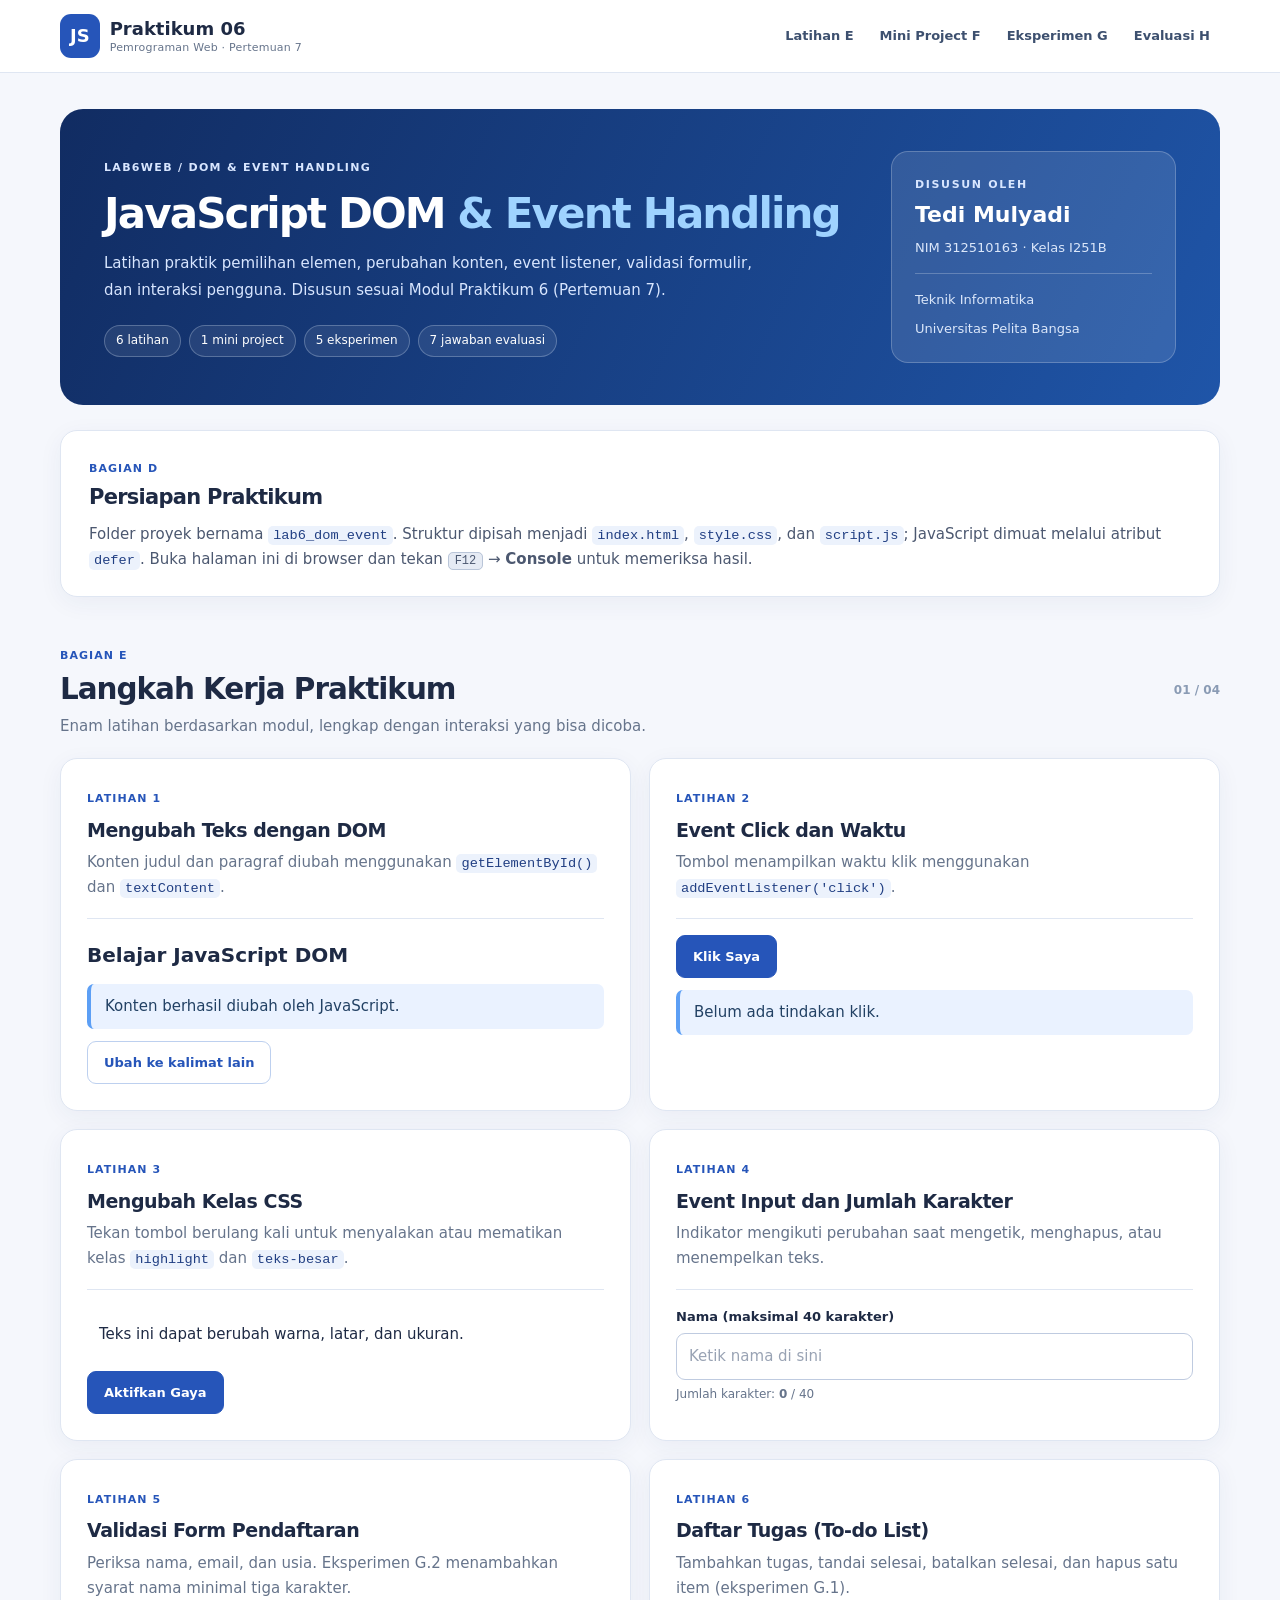
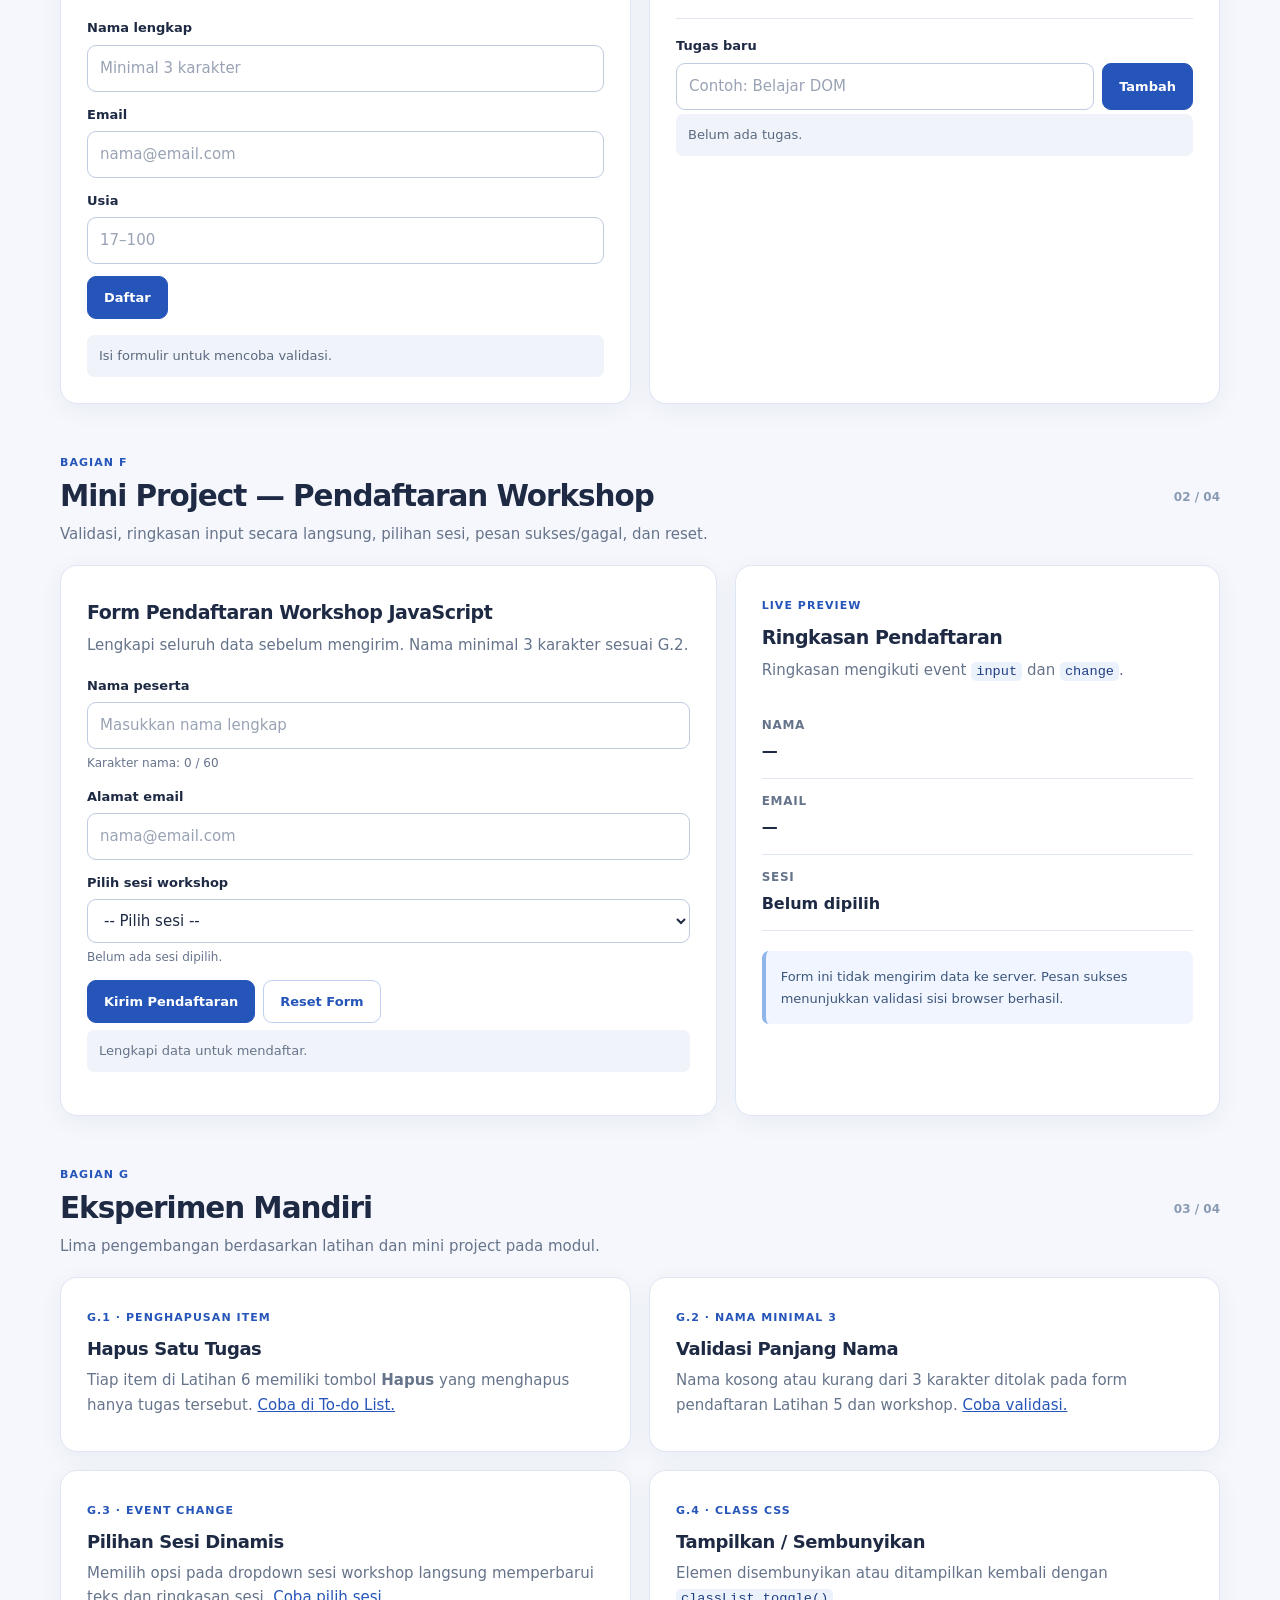
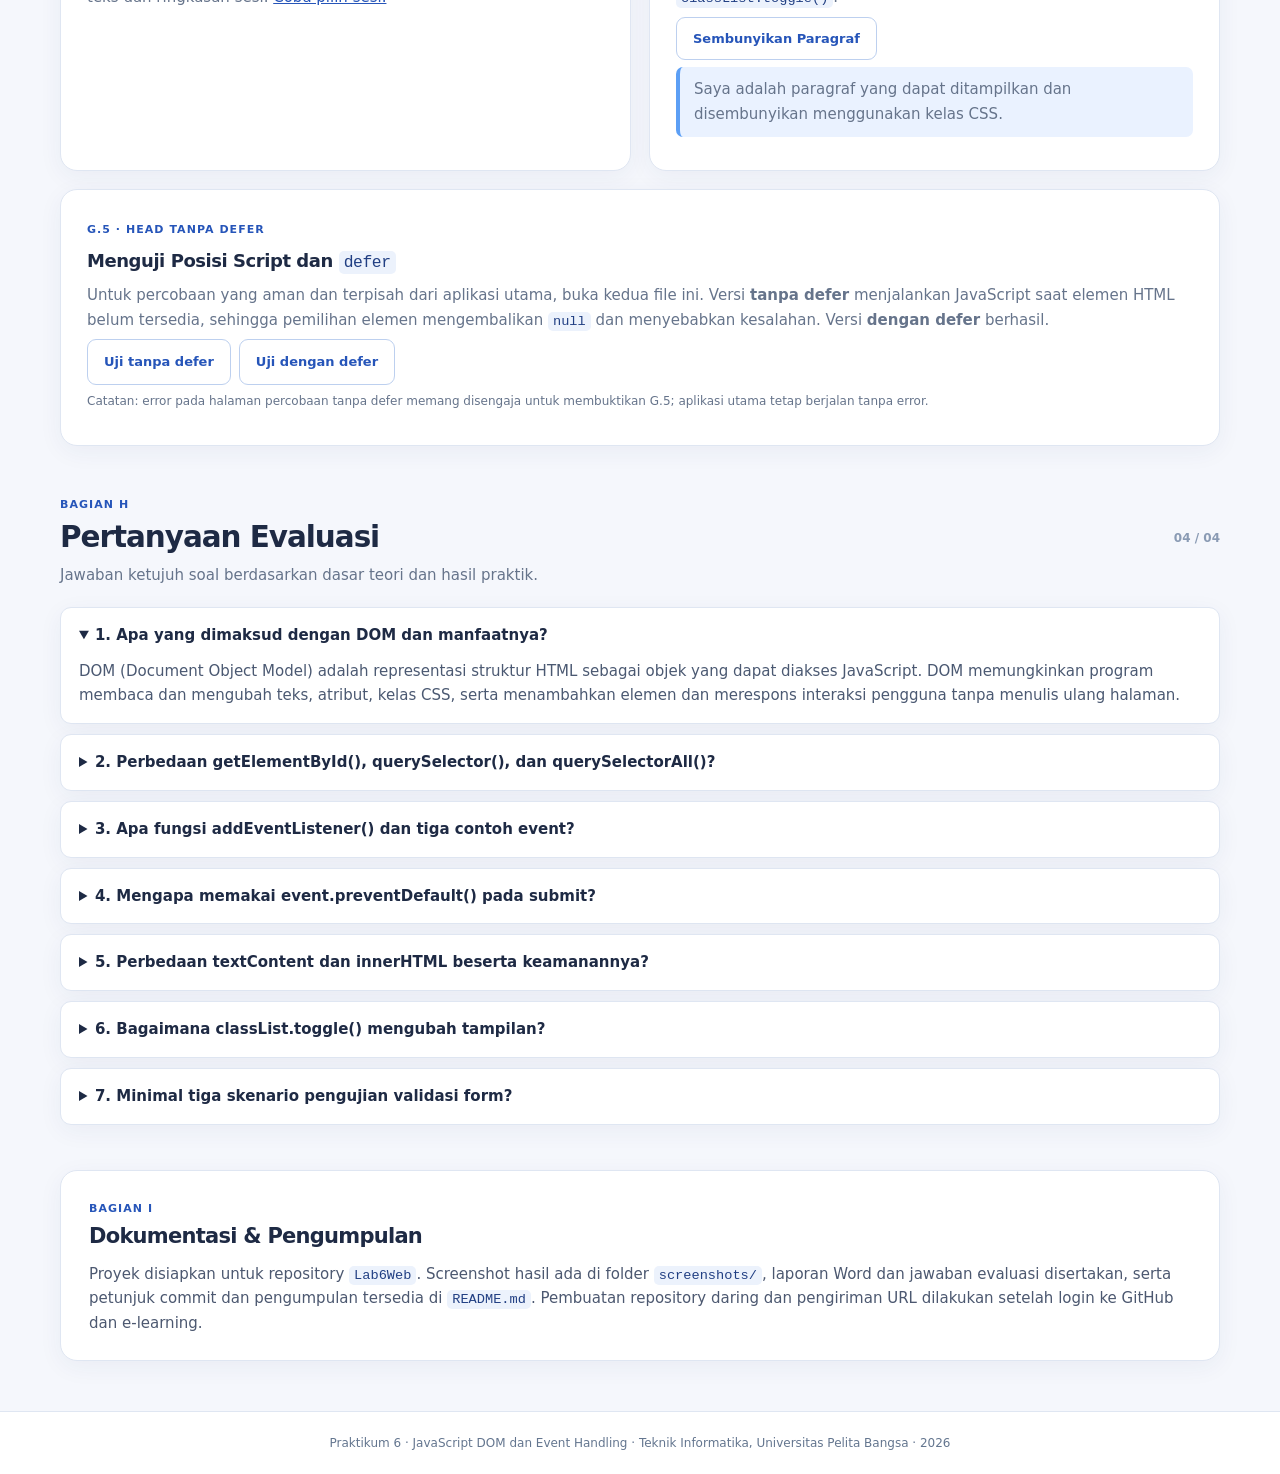
<file: index.html>
<!DOCTYPE html>
<html lang="id">
<head>
  <meta charset="UTF-8">
  <meta name="viewport" content="width=device-width, initial-scale=1.0">
  <meta name="description" content="Praktikum 6 JavaScript DOM dan Event Handling, latihan E, mini project F, eksperimen G, evaluasi H.">
  <title>Praktikum 6 | JavaScript DOM & Event Handling</title>
  <link rel="stylesheet" href="style.css">
  <script src="script.js" defer></script>
</head>
<body>
  <header class="site-header">
    <div class="container header-inner">
      <a class="brand" href="#beranda"><span class="brand-mark" aria-hidden="true">JS</span><span>Praktikum <strong>06</strong><small>Pemrograman Web · Pertemuan 7</small></span></a>
      <nav aria-label="Navigasi bagian">
        <a href="#bagian-e">Latihan E</a><a href="#bagian-f">Mini Project F</a><a href="#bagian-g">Eksperimen G</a><a href="#bagian-h">Evaluasi H</a>
      </nav>
    </div>
  </header>
  <main class="container" id="beranda">
    <section class="hero">
      <div><p class="eyebrow">LAB6WEB / DOM & EVENT HANDLING</p><h1>JavaScript DOM <span>& Event Handling</span></h1>
      <p>Latihan praktik pemilihan elemen, perubahan konten, event listener, validasi formulir, dan interaksi pengguna. Disusun sesuai Modul Praktikum 6 (Pertemuan 7).</p>
      <div class="chips"><span>6 latihan</span><span>1 mini project</span><span>5 eksperimen</span><span>7 jawaban evaluasi</span></div></div>
      <div class="hero-card" aria-label="Identitas praktikum"><p>DISUSUN OLEH</p><strong>Tedi Mulyadi</strong><span>NIM 312510163 · Kelas I251B</span><div class="hero-divider"></div><span>Teknik Informatika</span><span>Universitas Pelita Bangsa</span></div>
    </section>
    <section class="intro" aria-label="Persiapan bagian D">
      <div class="section-heading compact"><div><span class="section-tag">BAGIAN D</span><h2>Persiapan Praktikum</h2></div></div>
      <p>Folder proyek bernama <code>lab6_dom_event</code>. Struktur dipisah menjadi <code>index.html</code>, <code>style.css</code>, dan <code>script.js</code>; JavaScript dimuat melalui atribut <code>defer</code>. Buka halaman ini di browser dan tekan <kbd>F12</kbd> → <strong>Console</strong> untuk memeriksa hasil.</p>
    </section>
    <section id="bagian-e" class="page-section">
      <div class="section-heading"><div><span class="section-tag">BAGIAN E</span><h2>Langkah Kerja Praktikum</h2><p>Enam latihan berdasarkan modul, lengkap dengan interaksi yang bisa dicoba.</p></div><span class="section-number">01 / 04</span></div>
      <div class="exercise-grid">
        <article class="panel" id="e1"><span class="step-label">LATIHAN 1</span><h3>Mengubah Teks dengan DOM</h3><p>Konten judul dan paragraf diubah menggunakan <code>getElementById()</code> dan <code>textContent</code>.</p>
          <div class="demo"><h4 id="judul">Latihan DOM</h4><p id="pesan" class="notice">Belum ada tindakan.</p><button type="button" class="btn btn-outline" id="ubahPesan">Ubah ke kalimat lain</button></div>
        </article>
        <article class="panel" id="e2"><span class="step-label">LATIHAN 2</span><h3>Event Click dan Waktu</h3><p>Tombol menampilkan waktu klik menggunakan <code>addEventListener('click')</code>.</p>
          <div class="demo"><button type="button" class="btn" id="tombolAksi">Klik Saya</button><p id="pesanKlik" class="notice" aria-live="polite">Belum ada tindakan klik.</p></div>
        </article>
        <article class="panel" id="e3"><span class="step-label">LATIHAN 3</span><h3>Mengubah Kelas CSS</h3><p>Tekan tombol berulang kali untuk menyalakan atau mematikan kelas <code>highlight</code> dan <code>teks-besar</code>.</p>
          <div class="demo"><p id="teksGaya" class="style-example">Teks ini dapat berubah warna, latar, dan ukuran.</p><button type="button" class="btn" id="tombolGaya" aria-pressed="false">Aktifkan Gaya</button></div>
        </article>
        <article class="panel" id="e4"><span class="step-label">LATIHAN 4</span><h3>Event Input dan Jumlah Karakter</h3><p>Indikator mengikuti perubahan saat mengetik, menghapus, atau menempelkan teks.</p>
          <div class="demo"><label for="namaInput">Nama (maksimal 40 karakter)</label><input type="text" id="namaInput" maxlength="40" placeholder="Ketik nama di sini"><p class="counter">Jumlah karakter: <strong id="jumlahKarakter">0</strong> / 40</p></div>
        </article>
        <article class="panel" id="e5"><span class="step-label">LATIHAN 5</span><h3>Validasi Form Pendaftaran</h3><p>Periksa nama, email, dan usia. Eksperimen G.2 menambahkan syarat nama minimal tiga karakter.</p>
          <form class="form-stack" id="formPendaftaran" novalidate>
            <div><label for="nama">Nama lengkap</label><input id="nama" name="nama" type="text" autocomplete="name" placeholder="Minimal 3 karakter"></div>
            <div><label for="email">Email</label><input id="email" name="email" type="email" autocomplete="email" placeholder="nama@email.com"></div>
            <div><label for="usia">Usia</label><input id="usia" name="usia" type="number" min="17" max="100" step="1" placeholder="17–100"></div>
            <button class="btn" type="submit">Daftar</button><p id="pesanForm" class="feedback" aria-live="polite">Isi formulir untuk mencoba validasi.</p>
          </form>
        </article>
        <article class="panel" id="e6"><span class="step-label">LATIHAN 6</span><h3>Daftar Tugas (To-do List)</h3><p>Tambahkan tugas, tandai selesai, batalkan selesai, dan hapus satu item (eksperimen G.1).</p>
          <div class="demo"><label for="inputTugas">Tugas baru</label><div class="input-action"><input id="inputTugas" type="text" maxlength="100" placeholder="Contoh: Belajar DOM"><button id="tambahTugas" class="btn" type="button">Tambah</button></div><p id="pesanTugas" class="feedback" aria-live="polite">Belum ada tugas.</p><ul id="daftarTugas" class="todo-list" aria-label="Daftar tugas"></ul></div>
        </article>
      </div>
    </section>
    <section id="bagian-f" class="page-section">
      <div class="section-heading"><div><span class="section-tag">BAGIAN F</span><h2>Mini Project — Pendaftaran Workshop</h2><p>Validasi, ringkasan input secara langsung, pilihan sesi, pesan sukses/gagal, dan reset.</p></div><span class="section-number">02 / 04</span></div>
      <div class="workshop-grid"><article class="panel workshop-form">
        <h3>Form Pendaftaran Workshop JavaScript</h3><p>Lengkapi seluruh data sebelum mengirim. Nama minimal 3 karakter sesuai G.2.</p>
        <form id="formWorkshop" class="form-stack" novalidate>
          <div><label for="workshopNama">Nama peserta</label><input id="workshopNama" type="text" maxlength="60" placeholder="Masukkan nama lengkap" autocomplete="name"><p class="input-hint">Karakter nama: <span id="workshopHitungNama">0</span> / 60</p></div>
          <div><label for="workshopEmail">Alamat email</label><input id="workshopEmail" type="email" placeholder="nama@email.com" autocomplete="email"></div>
          <div><label for="workshopSesi">Pilih sesi workshop</label><select id="workshopSesi"><option value="">-- Pilih sesi --</option><option value="Sesi Pagi (09.00–11.00)">Sesi Pagi (09.00–11.00)</option><option value="Sesi Siang (13.00–15.00)">Sesi Siang (13.00–15.00)</option><option value="Sesi Online (19.00–21.00)">Sesi Online (19.00–21.00)</option></select><p class="input-hint" id="infoSesi">Belum ada sesi dipilih.</p></div>
          <div class="button-row"><button type="submit" class="btn">Kirim Pendaftaran</button><button type="reset" class="btn btn-outline" id="resetWorkshop">Reset Form</button></div>
        </form><p id="pesanWorkshop" class="feedback" aria-live="polite">Lengkapi data untuk mendaftar.</p>
      </article><aside class="panel summary-panel"><span class="step-label">LIVE PREVIEW</span><h3>Ringkasan Pendaftaran</h3><p>Ringkasan mengikuti event <code>input</code> dan <code>change</code>.</p><dl><div><dt>Nama</dt><dd id="ringkasanNama">—</dd></div><div><dt>Email</dt><dd id="ringkasanEmail">—</dd></div><div><dt>Sesi</dt><dd id="ringkasanSesi">Belum dipilih</dd></div></dl><div class="info-box">Form ini tidak mengirim data ke server. Pesan sukses menunjukkan validasi sisi browser berhasil.</div></aside></div>
    </section>
    <section id="bagian-g" class="page-section">
      <div class="section-heading"><div><span class="section-tag">BAGIAN G</span><h2>Eksperimen Mandiri</h2><p>Lima pengembangan berdasarkan latihan dan mini project pada modul.</p></div><span class="section-number">03 / 04</span></div>
      <div class="experiment-grid">
        <article class="panel mini"><span class="step-label">G.1 · PENGHAPUSAN ITEM</span><h3>Hapus Satu Tugas</h3><p>Tiap item di Latihan 6 memiliki tombol <strong>Hapus</strong> yang menghapus hanya tugas tersebut. <a href="#e6">Coba di To-do List.</a></p></article>
        <article class="panel mini"><span class="step-label">G.2 · NAMA MINIMAL 3</span><h3>Validasi Panjang Nama</h3><p>Nama kosong atau kurang dari 3 karakter ditolak pada form pendaftaran Latihan 5 dan workshop. <a href="#e5">Coba validasi.</a></p></article>
        <article class="panel mini"><span class="step-label">G.3 · EVENT CHANGE</span><h3>Pilihan Sesi Dinamis</h3><p>Memilih opsi pada dropdown sesi workshop langsung memperbarui teks dan ringkasan sesi. <a href="#bagian-f">Coba pilih sesi.</a></p></article>
        <article class="panel mini"><span class="step-label">G.4 · CLASS CSS</span><h3>Tampilkan / Sembunyikan</h3><p>Elemen disembunyikan atau ditampilkan kembali dengan <code>classList.toggle()</code>.</p><button id="tombolParagraf" class="btn btn-outline" type="button" aria-controls="paragrafEksperimen" aria-expanded="true">Sembunyikan Paragraf</button><p class="notice" id="paragrafEksperimen">Saya adalah paragraf yang dapat ditampilkan dan disembunyikan menggunakan kelas CSS.</p></article>
        <article class="panel mini full"><span class="step-label">G.5 · HEAD TANPA DEFER</span><h3>Menguji Posisi Script dan <code>defer</code></h3><p>Untuk percobaan yang aman dan terpisah dari aplikasi utama, buka kedua file ini. Versi <strong>tanpa defer</strong> menjalankan JavaScript saat elemen HTML belum tersedia, sehingga pemilihan elemen mengembalikan <code>null</code> dan menyebabkan kesalahan. Versi <strong>dengan defer</strong> berhasil.</p><div class="button-row"><a class="btn btn-outline" href="eksperimen/g5_tanpa_defer.html" target="_blank" rel="noopener">Uji tanpa defer</a><a class="btn btn-outline" href="eksperimen/g5_dengan_defer.html" target="_blank" rel="noopener">Uji dengan defer</a></div><p class="input-hint">Catatan: error pada halaman percobaan tanpa defer memang disengaja untuk membuktikan G.5; aplikasi utama tetap berjalan tanpa error.</p></article>
      </div>
    </section>
    <section id="bagian-h" class="page-section">
      <div class="section-heading"><div><span class="section-tag">BAGIAN H</span><h2>Pertanyaan Evaluasi</h2><p>Jawaban ketujuh soal berdasarkan dasar teori dan hasil praktik.</p></div><span class="section-number">04 / 04</span></div>
      <div class="qa-list">
        <details open><summary>1. Apa yang dimaksud dengan DOM dan manfaatnya?</summary><p>DOM (Document Object Model) adalah representasi struktur HTML sebagai objek yang dapat diakses JavaScript. DOM memungkinkan program membaca dan mengubah teks, atribut, kelas CSS, serta menambahkan elemen dan merespons interaksi pengguna tanpa menulis ulang halaman.</p></details>
        <details><summary>2. Perbedaan getElementById(), querySelector(), dan querySelectorAll()?</summary><p><code>getElementById('judul')</code> memilih elemen berdasarkan ID; <code>querySelector('.item')</code> memilih kecocokan pertama dari selector CSS; dan <code>querySelectorAll('.item')</code> menghasilkan kumpulan semua elemen yang cocok (NodeList).</p></details>
        <details><summary>3. Apa fungsi addEventListener() dan tiga contoh event?</summary><p><code>addEventListener()</code> memasang fungsi penanganan ketika suatu event terjadi. Contohnya <code>click</code> saat tombol diklik, <code>input</code> saat isi kolom berubah, dan <code>submit</code> saat form dikirim. Contoh lain ialah <code>change</code>.</p></details>
        <details><summary>4. Mengapa memakai event.preventDefault() pada submit?</summary><p>Karena perilaku default submit adalah mengirim form dan dapat memuat ulang atau berpindah halaman. <code>event.preventDefault()</code> menunda perilaku tersebut agar validasi JavaScript dijalankan dahulu dan pesan bisa ditampilkan.</p></details>
        <details><summary>5. Perbedaan textContent dan innerHTML beserta keamanannya?</summary><p><code>textContent</code> memperlakukan masukan sebagai teks biasa, sehingga tag HTML tidak dieksekusi. <code>innerHTML</code> membaca atau mengubah markup HTML; jangan memasukkan teks pengguna tak tepercaya ke dalamnya karena berisiko injeksi HTML atau XSS.</p></details>
        <details><summary>6. Bagaimana classList.toggle() mengubah tampilan?</summary><p><code>classList.toggle('highlight')</code> menambahkan kelas jika belum ada dan menghapusnya bila sudah ada. Aturan CSS kelas itu langsung memengaruhi tampilan, seperti pada latihan 3 dan eksperimen 4.</p></details>
        <details><summary>7. Minimal tiga skenario pengujian validasi form?</summary><p>Contohnya (1) semua kolom kosong → pesan nama wajib diisi; (2) nama kurang dari 3 karakter → ditolak; (3) email tidak valid → ditolak; (4) usia 16 → ditolak; dan (5) nama, email, usia valid → sukses.</p></details>
      </div>
    </section>
    <section class="intro bottom-note" aria-label="Bagian I pengumpulan"><div class="section-heading compact"><div><span class="section-tag">BAGIAN I</span><h2>Dokumentasi & Pengumpulan</h2></div></div><p>Proyek disiapkan untuk repository <code>Lab6Web</code>. Screenshot hasil ada di folder <code>screenshots/</code>, laporan Word dan jawaban evaluasi disertakan, serta petunjuk commit dan pengumpulan tersedia di <code>README.md</code>. Pembuatan repository daring dan pengiriman URL dilakukan setelah login ke GitHub dan e-learning.</p></section>
  </main>
  <footer class="site-footer"><div class="container">Praktikum 6 · JavaScript DOM dan Event Handling · Teknik Informatika, Universitas Pelita Bangsa · 2026</div></footer>
</body>
</html>
</file>
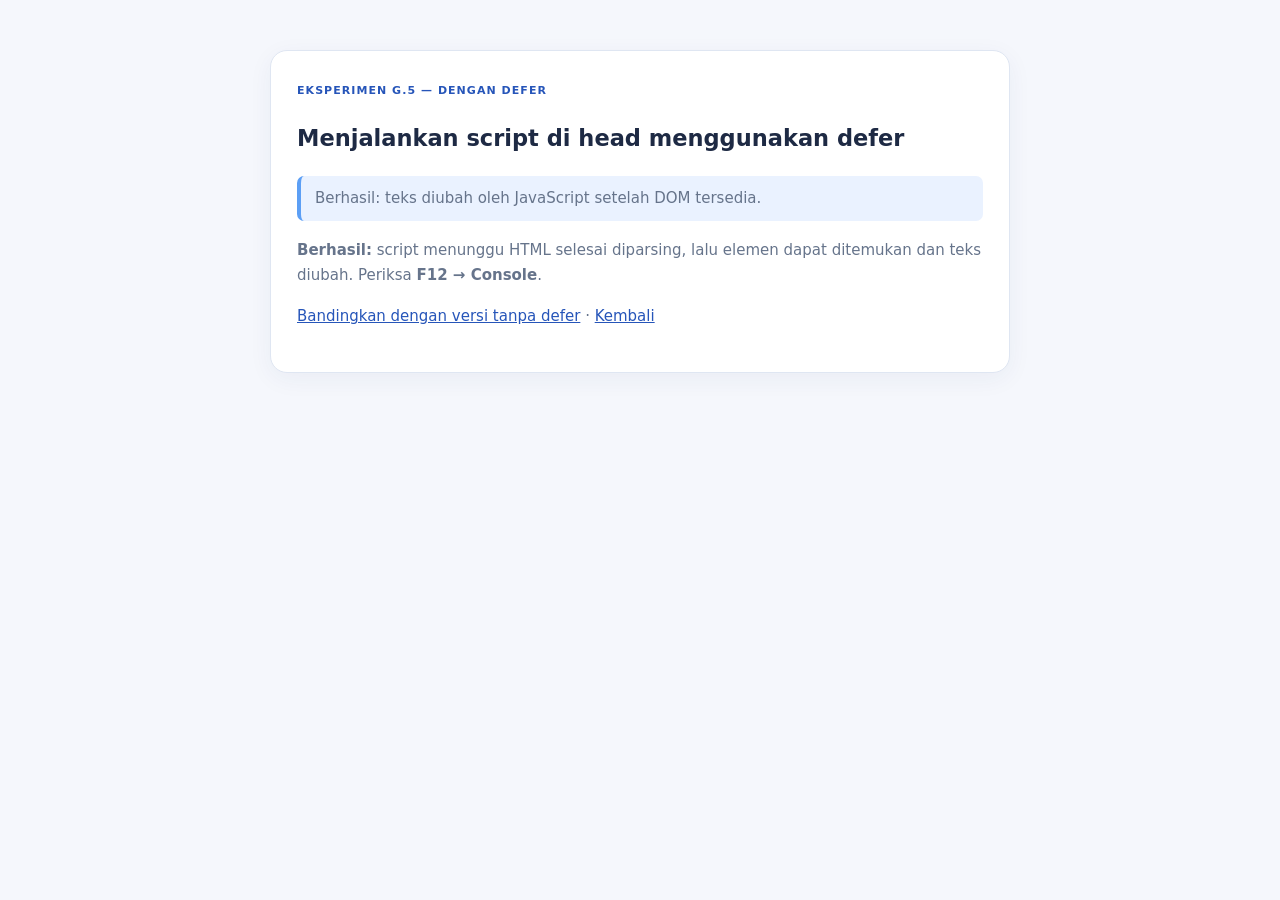
<file: eksperimen/g5_dengan_defer.html>
<!DOCTYPE html>
<html lang="id">
<head>
  <meta charset="UTF-8">
  <meta name="viewport" content="width=device-width, initial-scale=1.0">
  <title>Eksperimen G.5 | Dengan defer</title>
  <link rel="stylesheet" href="../style.css">
  <script src="g5_demo.js" defer></script>
</head>
<body>
  <main class="container" style="max-width:740px;margin:50px auto">
    <article class="panel"><span class="step-label">EKSPERIMEN G.5 — DENGAN DEFER</span><h1>Menjalankan script di head menggunakan defer</h1>
    <p id="demoTarget" class="notice">Teks awal: belum diubah.</p>
    <p><strong>Berhasil:</strong> script menunggu HTML selesai diparsing, lalu elemen dapat ditemukan dan teks diubah. Periksa <strong>F12 → Console</strong>.</p>
    <p><a href="g5_tanpa_defer.html">Bandingkan dengan versi tanpa defer</a> · <a href="../index.html#bagian-g">Kembali</a></p></article>
  </main>
</body>
</html>
</file>
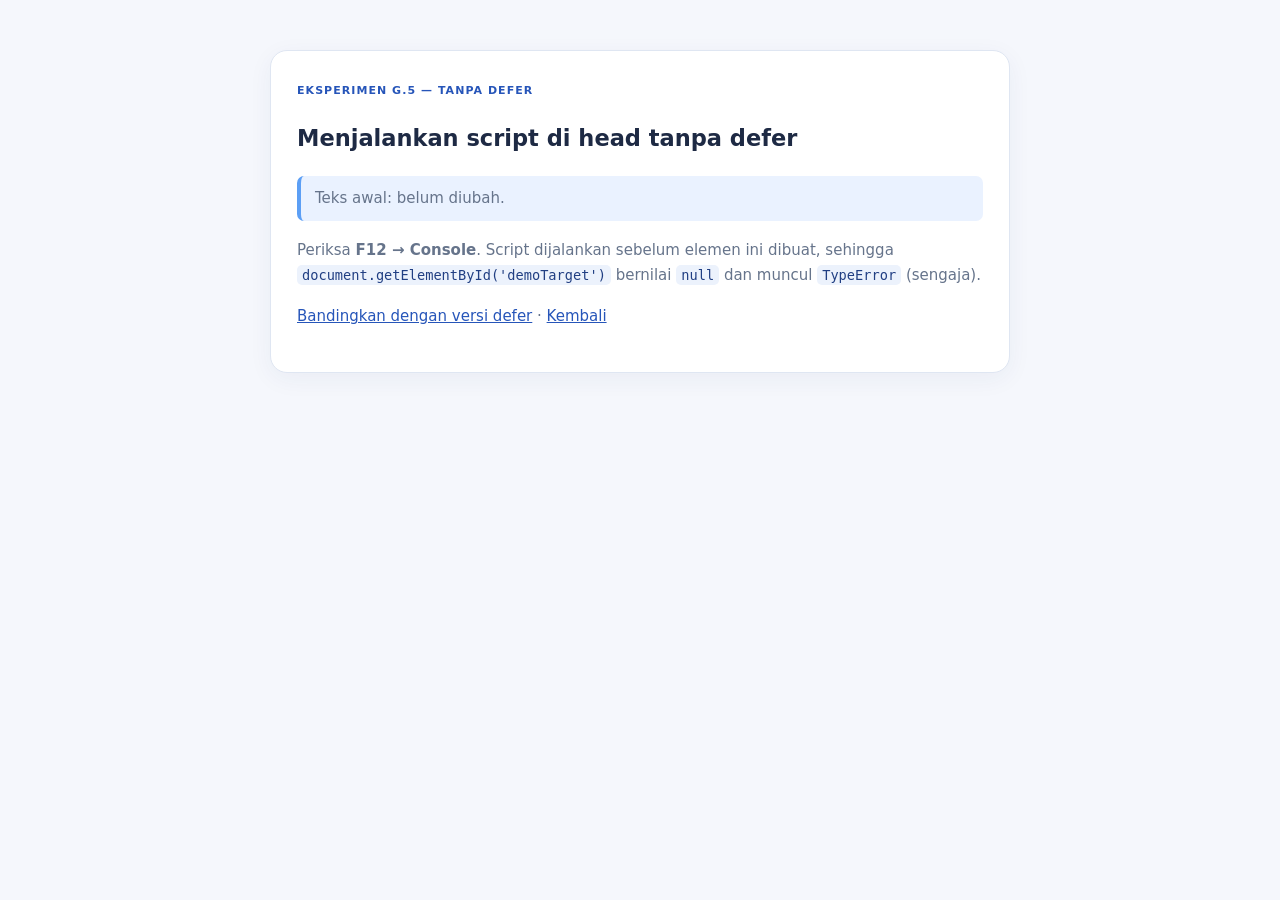
<file: eksperimen/g5_tanpa_defer.html>
<!DOCTYPE html>
<html lang="id">
<head>
  <meta charset="UTF-8">
  <meta name="viewport" content="width=device-width, initial-scale=1.0">
  <title>Eksperimen G.5 | Tanpa defer</title>
  <link rel="stylesheet" href="../style.css">
  <!-- Sengaja TANPA defer: JS diproses sebelum elemen <p> tersedia. -->
  <script src="g5_demo.js"></script>
</head>
<body>
  <main class="container" style="max-width:740px;margin:50px auto">
    <article class="panel"><span class="step-label">EKSPERIMEN G.5 — TANPA DEFER</span><h1>Menjalankan script di head tanpa defer</h1>
    <p id="demoTarget" class="notice">Teks awal: belum diubah.</p>
    <p>Periksa <strong>F12 → Console</strong>. Script dijalankan sebelum elemen ini dibuat, sehingga <code>document.getElementById('demoTarget')</code> bernilai <code>null</code> dan muncul <code>TypeError</code> (sengaja).</p>
    <p><a href="g5_dengan_defer.html">Bandingkan dengan versi defer</a> · <a href="../index.html#bagian-g">Kembali</a></p></article>
  </main>
</body>
</html>
</file>
<file: style.css>
:root{--bg:#f5f7fc;--surface:#fff;--ink:#1e2a44;--muted:#66748b;--blue:#2655b9;--deep:#173979;--line:#dfe6f2;--pale:#eaf2ff;--good:#167448;--bad:#ad3434;--radius:17px;--shadow:0 6px 24px rgba(32,59,104,.055)}
*{box-sizing:border-box}html{scroll-behavior:smooth;scroll-padding-top:91px}body{margin:0;color:var(--ink);background:var(--bg);font:15px/1.65 system-ui,-apple-system,"Segoe UI",Arial,sans-serif}a{color:var(--blue)}a:hover{text-decoration:none}.container{width:min(1160px,calc(100% - 40px));margin-inline:auto}.site-header{position:sticky;top:0;background:rgba(255,255,255,.95);z-index:10;border-bottom:1px solid var(--line);backdrop-filter:blur(9px)}.header-inner{min-height:72px;display:flex;align-items:center;justify-content:space-between;gap:22px}.brand{display:flex;gap:10px;align-items:center;text-decoration:none;color:var(--ink);font-size:18px;font-weight:650;line-height:1.3}.brand small{display:block;font-size:11px;letter-spacing:.02em;font-weight:500;color:var(--muted)}.brand-mark{background:var(--blue);color:#fff;border-radius:11px;padding:10px;font-weight:800}.site-header nav{display:flex;flex-wrap:wrap;gap:6px}.site-header nav a{font-size:13px;font-weight:650;text-decoration:none;color:#3d506f;border-radius:9px;padding:8px 10px}.site-header nav a:hover{background:var(--pale);color:var(--deep)}.hero{background:linear-gradient(115deg,#112c62,#1f55a8);color:#fff;border-radius:23px;padding:42px 44px;margin:36px 0 25px;display:grid;grid-template-columns:1fr 285px;gap:26px;align-items:center;overflow:hidden}.hero h1{font-size:clamp(27px,3.6vw,42px);letter-spacing:-.045em;line-height:1.18;margin:12px 0}.hero h1 span{color:#9fd3ff}.hero p{max-width:650px;color:#d8e6ff;line-height:1.75;margin:0}.eyebrow{font-weight:800;font-size:11px;letter-spacing:.12em}.chips{display:flex;flex-wrap:wrap;gap:8px;margin-top:22px}.chips span{font-size:12px;border:1px solid rgba(231,244,255,.26);background:rgba(255,255,255,.08);padding:5px 11px;border-radius:999px}.hero-card{border:1px solid rgba(255,255,255,.22);border-radius:17px;background:rgba(255,255,255,.11);padding:23px;display:flex;flex-direction:column;gap:7px}.hero-card p{letter-spacing:.15em;font-size:11px;font-weight:800}.hero-card strong{font-size:22px;line-height:1.3}.hero-card span{color:#dbe7fa;font-size:13px}.hero-divider{height:1px;background:rgba(255,255,255,.23);margin:8px 0}.intro,.panel{background:var(--surface);border:1px solid var(--line);border-radius:var(--radius);box-shadow:var(--shadow)}.intro{padding:24px 28px}.intro>p{margin:12px 0 0;color:#4c5870}.page-section{margin:45px 0}.section-heading{display:flex;justify-content:space-between;align-items:center;gap:20px;margin-bottom:19px}.section-heading h2{font-size:clamp(22px,2.3vw,30px);line-height:1.25;letter-spacing:-.035em;margin:4px 0 7px}.section-heading p{color:var(--muted);margin:0}.section-heading.compact{margin:0}.section-heading.compact h2{font-size:21px;margin-bottom:0}.section-tag,.step-label{font-weight:800;letter-spacing:.095em;font-size:11px;color:var(--blue)}.section-number{font-size:12px;font-weight:750;color:#8a9bb4}.exercise-grid{display:grid;grid-template-columns:repeat(2,minmax(0,1fr));gap:18px}.panel{padding:26px;min-width:0}.panel h3{margin:7px 0 5px;font-size:19px;line-height:1.4;letter-spacing:-.025em}.panel>p{color:var(--muted);margin:7px 0 17px}.demo{border-top:1px solid var(--line);padding-top:16px;margin-top:18px}.demo h4{margin:4px 0 9px;font-size:20px}code{background:#ecf2fc;border-radius:5px;color:#213f83;padding:2px 5px;font: .91em/1.6 ui-monospace,SFMono-Regular,Consolas,monospace}kbd{background:#e6ebf4;border:1px solid #b9c5d8;padding:1px 6px;border-radius:5px;font:12px monospace}.notice{border-left:4px solid #5c9ff5;background:var(--pale);padding:10px 14px;border-radius:7px;color:#224164;margin:12px 0;min-height:42px}.btn{appearance:none;display:inline-flex;align-items:center;justify-content:center;gap:8px;background:var(--blue);border:1px solid var(--blue);color:#fff;font:700 13px/1.35 inherit;letter-spacing:0;cursor:pointer;text-decoration:none;padding:11px 16px;border-radius:9px;font-family:inherit;font-weight:700;font-size:13px;min-height:43px}.btn:hover{background:var(--deep);color:#fff}.btn:focus-visible,input:focus-visible,select:focus-visible{outline:3px solid #8db7ff;outline-offset:2px}.btn-outline{background:#fff;color:var(--blue);border-color:#bdd0ef}.btn-outline:hover{background:#eff5ff;color:var(--deep)}label{display:block;font-size:13px;font-weight:700;margin-bottom:6px}input,select{font:inherit;color:var(--ink);border:1px solid #bfcbe0;background:#fff;border-radius:9px;padding:10px 12px;width:100%;min-height:44px}input::placeholder{color:#99a3b4}.counter,.input-hint{font-size:12px;color:var(--muted);margin:5px 0 0}.style-example{margin:4px 0 12px;padding:12px;border-radius:6px}.highlight{color:#173f75;background-color:#e6f1ff;border-left:4px solid #3478c8;padding:12px}.teks-besar{font-size:1.4rem}.form-stack{display:grid;gap:12px}.form-stack>div{min-width:0}.form-stack .btn{justify-self:start}.feedback{margin:4px 0 0;font-size:13px;color:#5a6a81;padding:10px 12px;background:#f0f3f9;border-radius:7px;min-height:42px}.feedback.error{background:#fff0f0;border-left:4px solid #d35757;color:#902c2c}.feedback.success{background:#e9f8f0;border-left:4px solid #36a36a;color:#19683e}.input-action{display:flex;gap:8px}.input-action input{min-width:0}.todo-list{list-style:none;padding:0;margin:12px 0 0;display:grid;gap:8px}.todo-list li{display:flex;align-items:center;gap:7px;padding:9px;border-radius:8px;background:#f5f8fd;border:1px solid var(--line)}.todo-list li span{flex:1;overflow-wrap:anywhere}.todo-list li.selesai span{text-decoration:line-through;color:#687386}.todo-list li button{font:650 12px inherit;border:1px solid #c5d3e9;color:var(--deep);background:#fff;padding:6px 9px;border-radius:7px;cursor:pointer;white-space:nowrap}.todo-list li button:hover{background:var(--pale)}.todo-list li .danger-button{border-color:#efd3d3;color:#a63d3d}.todo-list li .danger-button:hover{background:#fff0f0}.workshop-grid{display:grid;grid-template-columns:1.15fr .85fr;gap:18px}.button-row{display:flex;flex-wrap:wrap;gap:8px}.summary-panel dl{margin:20px 0}.summary-panel dl>div{padding:13px 0;border-bottom:1px solid var(--line)}.summary-panel dt{font-size:12px;text-transform:uppercase;font-weight:800;letter-spacing:.06em;color:var(--muted)}.summary-panel dd{font-weight:700;font-size:16px;margin:3px 0 0;overflow-wrap:anywhere}.info-box{background:#f0f5ff;padding:15px;border-left:4px solid #8fb5eb;border-radius:7px;color:#3d577b;font-size:13px}.experiment-grid{display:grid;grid-template-columns:repeat(2,minmax(0,1fr));gap:18px}.panel.mini h3{font-size:18px}.panel.mini p{margin:7px 0;color:var(--muted)}.experiment-grid .full{grid-column:1/-1}.hidden-by-class{display:none!important}.qa-list{display:grid;gap:10px}.qa-list details{border:1px solid var(--line);background:#fff;border-radius:11px;padding:15px 18px;box-shadow:var(--shadow)}.qa-list summary{font-weight:700;cursor:pointer}.qa-list p{margin:11px 0 0;color:#4b5972}.bottom-note{margin:34px 0 50px}.site-footer{color:#64768f;border-top:1px solid var(--line);background:#fff;padding:22px 0;font-size:12px;text-align:center}
@media(max-width:850px){.header-inner{align-items:flex-start;flex-direction:column;gap:5px;padding:12px 0}.site-header nav{gap:3px}.site-header nav a{padding:5px 7px;font-size:12px}.hero{grid-template-columns:1fr;padding:30px}.hero-card{max-width:440px}.workshop-grid{grid-template-columns:1fr}html{scroll-padding-top:132px}}
@media(max-width:650px){.container{width:min(100% - 24px,1160px)}.hero{margin:16px 0 18px;padding:24px 21px}.intro,.panel{padding:19px}.exercise-grid,.experiment-grid{grid-template-columns:1fr}.experiment-grid .full{grid-column:1}.page-section{margin:34px 0}.todo-list li{flex-wrap:wrap}.todo-list li span{flex-basis:100%}.section-heading{align-items:flex-start}.section-number{white-space:nowrap}.btn{min-height:42px}}
</file>
